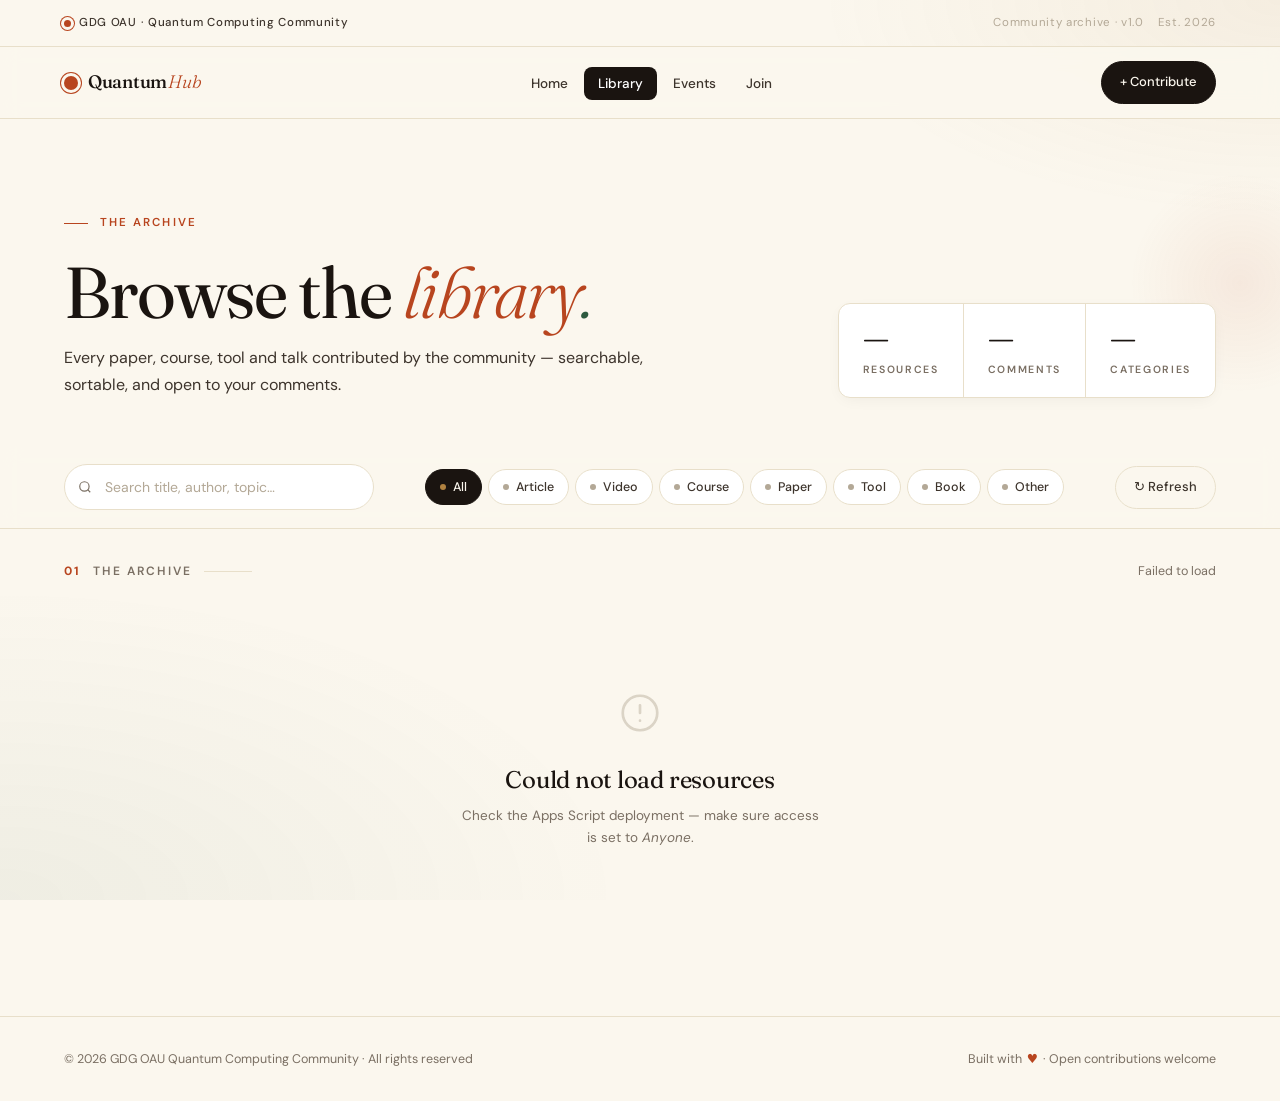
<file: library.html>
<!DOCTYPE html>
<html lang="en">
<head>
  <meta charset="UTF-8" />
  <meta name="viewport" content="width=device-width, initial-scale=1.0" />
  <title>Library · Quantum Resource Hub</title>
  <meta name="description" content="The full library of quantum computing resources — curated by the GDG OAU Quantum Computing Community." />

  <link rel="preconnect" href="https://fonts.googleapis.com">
  <link rel="preconnect" href="https://fonts.gstatic.com" crossorigin>
  <link
    href="https://fonts.googleapis.com/css2?family=DM+Sans:opsz,wght@9..40,300..700&family=Fraunces:ital,opsz,wght,SOFT@0,9..144,300..700,30..100;1,9..144,300..700,30..100&display=swap"
    rel="stylesheet">

  <link rel="stylesheet" href="css/styles.css" />
</head>
<body data-page="library">

<div class="page">

  <!-- ═══ TOP RIBBON ═══════════════════════════════ -->
  <div class="ribbon">
    <span class="ribbon-mark">GDG OAU · Quantum Computing Community</span>
    <span class="ribbon-meta">
      <span class="hide-sm"><span class="dot"></span> Community archive · v1.0</span>
      <span>Est. 2026</span>
    </span>
  </div>

  <!-- ═══ PRIMARY NAV ══════════════════════════════ -->
  <nav class="primary-nav" aria-label="Primary">
    <a class="brand" href="index.html">
      <span class="brand-mark" aria-hidden="true"></span>
      <span class="brand-name">Quantum<span class="brand-name-it">Hub</span></span>
    </a>
    <ul class="nav-links">
      <li><a class="nav-link" href="index.html">Home</a></li>
      <li><a class="nav-link active" href="library.html">Library</a></li>
      <li><a class="nav-link" href="index.html#events">Events</a></li>
      <li><a class="nav-link" href="index.html#join">Join</a></li>
    </ul>
    <button class="btn btn-primary nav-cta" id="openAddBtn">+ Contribute</button>
  </nav>

  <!-- ═══ LIBRARY HEADER ═══════════════════════════ -->
  <header class="library-header">
    <div class="reveal in">
      <div class="eyebrow">The Archive</div>
      <h1 class="library-title">
        Browse the <span class="it">library</span><span class="amp">.</span>
      </h1>
      <p class="library-lede">
        Every paper, course, tool and talk contributed by the community —
        searchable, sortable, and open to your comments.
      </p>
    </div>

    <div class="stats stats-compact reveal delay-2" role="group" aria-label="Archive statistics">
      <div class="stat"><div class="stat-num" id="stat-total">—</div><div class="stat-label">Resources</div></div>
      <div class="stat"><div class="stat-num" id="stat-comments">—</div><div class="stat-label">Comments</div></div>
      <div class="stat"><div class="stat-num" id="stat-cats">—</div><div class="stat-label">Categories</div></div>
    </div>
  </header>

  <!-- ═══ ACTION BAR ═══════════════════════════════ -->
  <div class="actionbar">
    <div class="search">
      <svg width="14" height="14" viewBox="0 0 24 24" fill="none" stroke="currentColor" stroke-width="2"><circle cx="11" cy="11" r="8"/><path d="m21 21-4.35-4.35"/></svg>
      <input type="text" id="searchInput" placeholder="Search title, author, topic…" aria-label="Search resources" />
    </div>

    <div class="chips" id="filterChips" role="group" aria-label="Filter by category">
      <button class="chip active" data-filter="All">All</button>
      <button class="chip" data-filter="Article">Article</button>
      <button class="chip" data-filter="Video">Video</button>
      <button class="chip" data-filter="Course">Course</button>
      <button class="chip" data-filter="Paper">Paper</button>
      <button class="chip" data-filter="Tool">Tool</button>
      <button class="chip" data-filter="Book">Book</button>
      <button class="chip" data-filter="Other">Other</button>
    </div>

    <div style="display:flex; gap:10px;">
      <button class="btn btn-ghost" id="refreshBtn" title="Reload archive">↻ Refresh</button>
    </div>
  </div>

  <!-- ═══ RESULTS ══════════════════════════════════ -->
  <section>
    <div class="results-header">
      <div class="section-num"><strong>01</strong> The Archive</div>
      <div class="results-count" id="resultsCount">Loading…</div>
    </div>
    <div class="grid" id="grid"></div>
  </section>

  <!-- ═══ COLOPHON ═════════════════════════════════ -->
  <footer class="colophon">
    <span>© <span id="year">2026</span> GDG OAU Quantum Computing Community · All rights reserved</span>
    <span>Built with <span class="heart" aria-label="love">♥</span> · Open contributions welcome</span>
  </footer>

</div><!-- /.page -->


<!-- ═══ ADD MODAL ══════════════════════════════════ -->
<div class="overlay" id="addOverlay" role="dialog" aria-modal="true" aria-labelledby="addModalTitle">
  <div class="modal">
    <div class="modal-head">
      <div class="modal-eyebrow">Contribute</div>
      <h2 class="modal-title" id="addModalTitle">Add a resource <em>to the archive</em></h2>
      <button class="modal-close" data-close="addOverlay" aria-label="Close">✕</button>
    </div>

    <div class="modal-body">
      <div class="field">
        <label for="f-title">Title <span class="req">*</span></label>
        <input type="text" id="f-title" placeholder="e.g. IBM Quantum Learning Path" />
      </div>

      <div class="field">
        <label for="f-url">URL / Link <span class="req">*</span></label>
        <input type="url" id="f-url" placeholder="https://…" />
      </div>

      <div class="field-row">
        <div class="field">
          <label for="f-cat">Category <span class="req">*</span></label>
          <select id="f-cat">
            <option value="">— Select —</option>
            <option>Article</option>
            <option>Video</option>
            <option>Course</option>
            <option>Paper</option>
            <option>Tool</option>
            <option>Book</option>
            <option>Other</option>
          </select>
        </div>
        <div class="field">
          <label for="f-name">Your name</label>
          <input type="text" id="f-name" placeholder="Anonymous" />
        </div>
      </div>

      <div class="field">
        <label for="f-desc">Description</label>
        <textarea id="f-desc" placeholder="What does this resource cover and why is it worth reading?"></textarea>
      </div>

      <button class="submit-btn" id="addSubmitBtn">→ Submit Resource</button>
    </div>
  </div>
</div>


<!-- ═══ RESOURCE DETAIL MODAL ══════════════════════ -->
<div class="overlay" id="detailOverlay" role="dialog" aria-modal="true" aria-labelledby="detailTitle">
  <div class="modal modal-lg">
    <button class="modal-close" data-close="detailOverlay" aria-label="Close">✕</button>

    <div class="detail">
      <div class="detail-head">
        <span class="detail-num" id="dNum">№ 001</span>
        <span class="detail-cat" id="dCat">Other</span>
      </div>

      <h2 class="detail-title" id="detailTitle">—</h2>

      <div class="detail-meta" id="dMeta"></div>

      <p class="detail-desc" id="dDesc"></p>

      <a class="detail-open" id="dOpen" href="#" target="_blank" rel="noopener">
        <span>Open resource</span>
        <svg width="14" height="14" viewBox="0 0 24 24" fill="none" stroke="currentColor" stroke-width="2" stroke-linecap="round" stroke-linejoin="round"><path d="M7 17L17 7M9 7h8v8"/></svg>
      </a>
    </div>

    <hr class="divider" />

    <div class="detail-notes">
      <div class="notes-header">
        <span class="section-tag">Community Comments</span>
        <span class="notes-count" id="dNoteCount">0</span>
      </div>

      <div class="comments-list" id="commentsList"></div>

      <hr class="divider divider-soft" />

      <div class="section-tag">Leave a Comment</div>

      <div class="field">
        <label for="c-name">Your name</label>
        <input type="text" id="c-name" placeholder="Anonymous" />
      </div>
      <div class="field">
        <label for="c-text">Comment <span class="req">*</span></label>
        <textarea id="c-text" placeholder="e.g. Link is dead — try this mirror instead: https://…"></textarea>
      </div>

      <button class="submit-btn" id="commentSubmitBtn">Post Comment</button>
    </div>
  </div>
</div>


<!-- ═══ TOAST ═════════════════════════════════════ -->
<div class="toast" id="toast" role="status" aria-live="polite">
  <span class="toast-icon" id="toastIcon">✓</span>
  <span id="toastMsg">Done.</span>
</div>


<!-- ═══ SCRIPTS — order matters: utils → api → ui → app ═══ -->
<script src="js/utils.js"></script>
<script src="js/api.js"></script>
<script src="js/ui.js"></script>
<script src="js/reveal.js"></script>
<script src="js/app.js"></script>

</body>
</html>
</file>
<file: css/styles.css>
/* ================================================
   QUANTUM RESOURCE HUB — STYLES
   GDG OAU · Quantum Computing Community
   Aesthetic: warm scholarly library, animated, refined color
   ================================================ */

/* ── DESIGN TOKENS ─────────────────────────────── */
:root {
  /* Surfaces — warm parchment */
  --bg:           #fbf7ee;
  --bg-deep:      #f4ecdb;
  --surface:      #ffffff;
  --surface-warm: #f7f1e1;

  /* Ink */
  --ink:          #1a1410;
  --ink-soft:     #3d342c;
  --muted:        #7a6f63;
  --dim:          #b3a896;
  --line:         #e8dfca;
  --line-soft:    #f0e9d6;

  /* Library palette — used for categories and accents */
  --terracotta:   #b8451f;
  --terracotta-soft: #fde6d8;
  --moss:         #2d5a3f;
  --moss-soft:    #dceae0;
  --navy:         #1e3a5f;
  --navy-soft:    #dde6f0;
  --gold:         #b08240;
  --gold-soft:    #f5e9d0;
  --plum:         #6b2470;
  --plum-soft:    #ecd9ee;
  --rose:         #9b2545;
  --rose-soft:    #f5d9e0;

  /* Primary accent — deep terracotta (book-spine) */
  --accent:       var(--terracotta);
  --accent-soft:  var(--terracotta-soft);
  --accent-deep:  #7c2d12;

  /* Type */
  --serif:  'Fraunces', 'Iowan Old Style', Georgia, serif;
  --sans:   'DM Sans', 'Inter', system-ui, -apple-system, sans-serif;

  /* Geometry */
  --radius-sm:  6px;
  --radius:     12px;
  --radius-lg:  18px;
  --radius-xl:  24px;
  --pad-x:      clamp(20px, 5vw, 64px);

  /* Motion */
  --ease:       cubic-bezier(0.4, 0, 0.15, 1);
  --ease-out:   cubic-bezier(0.16, 1, 0.3, 1);
  --fast:       0.18s var(--ease);
  --slow:       0.4s var(--ease);
  --slower:     0.7s var(--ease-out);
}

/* ── RESET ─────────────────────────────────────── */
*, *::before, *::after { box-sizing: border-box; margin: 0; padding: 0; }
html { scroll-behavior: smooth; }
button { font: inherit; color: inherit; background: none; border: none; cursor: pointer; }
a { color: inherit; text-decoration: none; }
img { max-width: 100%; display: block; }
input, select, textarea { font: inherit; color: inherit; }

/* ── BODY ──────────────────────────────────────── */
body {
  background: var(--bg);
  color: var(--ink);
  font-family: var(--sans);
  font-size: 15px;
  line-height: 1.6;
  min-height: 100vh;
  overflow-x: hidden;
  -webkit-font-smoothing: antialiased;
  text-rendering: optimizeLegibility;
}

/* Soft warm gradient wash for atmosphere */
body::before {
  content: '';
  position: fixed;
  inset: 0;
  background:
    radial-gradient(ellipse 60% 40% at 100% 0%, rgba(176, 130, 64, 0.08), transparent 60%),
    radial-gradient(ellipse 70% 50% at 0% 100%, rgba(45, 90, 63, 0.06), transparent 70%);
  pointer-events: none;
  z-index: 0;
}

/* ── LAYOUT ────────────────────────────────────── */
.page { position: relative; z-index: 1; max-width: 1320px; margin: 0 auto; }

/* ── SCROLL REVEAL ─────────────────────────────── */
.reveal {
  opacity: 0;
  transform: translateY(20px);
  transition: opacity 0.7s var(--ease-out), transform 0.7s var(--ease-out);
}
.reveal.in {
  opacity: 1;
  transform: translateY(0);
}
.reveal.delay-1 { transition-delay: 0.08s; }
.reveal.delay-2 { transition-delay: 0.16s; }
.reveal.delay-3 { transition-delay: 0.24s; }
.reveal.delay-4 { transition-delay: 0.32s; }

@media (prefers-reduced-motion: reduce) {
  .reveal { opacity: 1; transform: none; transition: none; }
}

/* ── TOP RIBBON ────────────────────────────────── */
.ribbon {
  padding: 14px var(--pad-x);
  display: flex;
  justify-content: space-between;
  align-items: center;
  font-size: 11.5px;
  letter-spacing: 0.06em;
  color: var(--muted);
  font-weight: 400;
}

.ribbon-mark {
  display: inline-flex;
  align-items: center;
  gap: 8px;
  color: var(--ink-soft);
  font-weight: 500;
}

.ribbon-mark::before {
  content: '';
  width: 7px;
  height: 7px;
  border-radius: 50%;
  background: var(--accent);
  box-shadow: 0 0 0 3px var(--bg), 0 0 0 4px var(--accent);
}

.ribbon-meta { display: flex; gap: 14px; align-items: center; color: var(--dim); }
.ribbon-meta .dot { width: 3px; height: 3px; border-radius: 50%; background: var(--moss); }

/* ── PRIMARY NAV ───────────────────────────────── */
.primary-nav {
  padding: 14px var(--pad-x);
  display: flex;
  align-items: center;
  gap: 24px;
  border-top: 1px solid var(--line);
  border-bottom: 1px solid var(--line);
  background: rgba(251, 247, 238, 0.88);
  backdrop-filter: blur(10px);
  -webkit-backdrop-filter: blur(10px);
  position: sticky;
  top: 0;
  z-index: 60;
}

.brand {
  display: inline-flex;
  align-items: center;
  gap: 10px;
  font-family: var(--serif);
  font-weight: 500;
  font-size: 18px;
  letter-spacing: -0.015em;
  color: var(--ink);
  flex: 0 0 auto;
}

.brand-mark {
  width: 14px;
  height: 14px;
  border-radius: 50%;
  background: var(--accent);
  display: inline-block;
  box-shadow: 0 0 0 3px var(--bg), 0 0 0 4px var(--accent);
  animation: pulseRing 3s ease-in-out infinite;
}

@keyframes pulseRing {
  0%, 100% { box-shadow: 0 0 0 3px var(--bg), 0 0 0 4px var(--accent); }
  50%      { box-shadow: 0 0 0 3px var(--bg), 0 0 0 6px rgba(184, 69, 31, 0.3); }
}

.brand-name-it {
  font-style: italic;
  font-weight: 300;
  color: var(--accent);
  margin-left: 1px;
}

.nav-links {
  list-style: none;
  display: flex;
  gap: 2px;
  margin: 0 auto;
  padding: 0;
}

.nav-link {
  font-size: 13.5px;
  font-weight: 500;
  color: var(--ink-soft);
  padding: 8px 14px;
  border-radius: 8px;
  transition: color var(--fast), background var(--fast);
  position: relative;
}

.nav-link:hover { color: var(--ink); background: var(--surface-warm); }

.nav-link.active {
  color: var(--surface);
  background: var(--ink);
}

.nav-cta { flex: 0 0 auto; }

@media (max-width: 720px) {
  .primary-nav { gap: 12px; flex-wrap: wrap; }
  .nav-links { order: 3; width: 100%; justify-content: center; margin: 0; }
  .nav-cta { margin-left: auto; }
}

/* ── HERO / MASTHEAD ───────────────────────────── */
.masthead {
  padding: clamp(56px, 8vw, 100px) var(--pad-x) clamp(48px, 6vw, 72px);
  display: grid;
  grid-template-columns: minmax(0, 1.3fr) minmax(0, 1fr);
  gap: clamp(28px, 5vw, 72px);
  align-items: center;
  position: relative;
}

.eyebrow {
  font-size: 11.5px;
  letter-spacing: 0.18em;
  text-transform: uppercase;
  color: var(--accent);
  font-weight: 600;
  display: inline-flex;
  align-items: center;
  gap: 12px;
  margin-bottom: 24px;
}

.eyebrow::before {
  content: '';
  width: 24px;
  height: 1.5px;
  background: var(--accent);
}

.headline {
  font-family: var(--serif);
  font-weight: 400;
  font-size: clamp(48px, 8vw, 100px);
  line-height: 0.98;
  letter-spacing: -0.03em;
  color: var(--ink);
}

.headline .it {
  font-style: italic;
  font-weight: 300;
  color: var(--accent);
}

.headline .amp {
  font-style: italic;
  color: var(--moss);
  font-weight: 300;
}

.lede {
  margin-top: 28px;
  font-family: var(--sans);
  font-size: clamp(15px, 1.4vw, 17px);
  font-weight: 400;
  line-height: 1.65;
  color: var(--ink-soft);
  max-width: 56ch;
}

.lede strong {
  font-weight: 600;
  color: var(--ink);
  background: linear-gradient(transparent 65%, rgba(176, 130, 64, 0.28) 65%);
  padding: 0 2px;
}

/* Hero illustration column */
.masthead-aside {
  display: flex;
  flex-direction: column;
  gap: 28px;
  align-items: center;
}

.hero-art {
  width: 100%;
  max-width: 420px;
  aspect-ratio: 1;
  position: relative;
  display: flex;
  align-items: center;
  justify-content: center;
}

.hero-art svg {
  width: 100%;
  height: 100%;
  display: block;
  filter: drop-shadow(0 12px 32px rgba(184, 69, 31, 0.15));
}

/* Animated atomic illustration */
.atom-ring,
.atom-electron {
  transform-box: view-box;
  transform-origin: 200px 200px;
}

.atom-ring   { animation: atomSpin 22s linear infinite; }
.atom-ring.r2 { animation-duration: 32s; animation-direction: reverse; }
.atom-ring.r3 { animation-duration: 42s; }

.atom-electron    { animation: electronOrbit 5s linear infinite; }
.atom-electron.e2 { animation-duration: 7s; animation-delay: -1.2s; }
.atom-electron.e3 { animation-duration: 9s; animation-delay: -3.5s; }

.atom-core {
  animation: corePulse 3.5s ease-in-out infinite;
  transform-box: fill-box;
  transform-origin: center;
}

@keyframes atomSpin { to { transform: rotate(360deg); } }
@keyframes electronOrbit { to { transform: rotate(360deg); } }
@keyframes corePulse {
  0%, 100% { transform: scale(1); opacity: 1; }
  50%      { transform: scale(1.1); opacity: 0.85; }
}

.orbital { display: none; }

.stats {
  display: flex;
  gap: 0;
  border: 1px solid var(--line);
  border-radius: var(--radius);
  background: var(--surface);
  overflow: hidden;
  box-shadow: 0 4px 16px -4px rgba(26, 20, 16, 0.06);
}

.stat {
  padding: 18px 24px;
  min-width: 96px;
  text-align: left;
  border-right: 1px solid var(--line);
  transition: background var(--fast);
}
.stat:last-child { border-right: none; }
.stat:hover { background: var(--surface-warm); }

.stat-num {
  font-family: var(--serif);
  font-weight: 500;
  font-size: 32px;
  line-height: 1;
  color: var(--ink);
  letter-spacing: -0.02em;
  font-variant-numeric: tabular-nums;
}

.stat-label {
  font-size: 10.5px;
  letter-spacing: 0.16em;
  text-transform: uppercase;
  color: var(--muted);
  margin-top: 8px;
  font-weight: 600;
}

/* ── HERO CTAs ─────────────────────────────────── */
.hero-ctas {
  margin-top: 36px;
  display: flex;
  flex-wrap: wrap;
  gap: 12px;
}

.btn-lg {
  padding: 13px 22px;
  font-size: 14px;
  letter-spacing: 0;
}

/* ── CATEGORIES STRIP ──────────────────────────── */
.categories {
  padding: clamp(40px, 5vw, 64px) var(--pad-x);
  border-top: 1px solid var(--line);
  background: linear-gradient(180deg, transparent, var(--bg-deep) 100%);
}

.cat-grid {
  display: grid;
  grid-template-columns: repeat(auto-fit, minmax(160px, 1fr));
  gap: 12px;
  margin-top: 24px;
}

.cat-tile {
  background: var(--surface);
  border: 1px solid var(--line);
  border-radius: var(--radius);
  padding: 22px 20px;
  display: flex;
  flex-direction: column;
  gap: 10px;
  transition: transform var(--fast), border-color var(--fast), box-shadow var(--slow);
  cursor: pointer;
  position: relative;
  overflow: hidden;
}

.cat-tile::before {
  content: '';
  position: absolute;
  top: 0; left: 0; right: 0;
  height: 3px;
  background: var(--cat-color, var(--accent));
  transform: translateY(-3px);
  transition: transform var(--fast);
}

.cat-tile:hover {
  transform: translateY(-3px);
  border-color: var(--cat-color, var(--accent));
  box-shadow: 0 12px 28px -8px rgba(26, 20, 16, 0.12);
}

.cat-tile:hover::before { transform: translateY(0); }

.cat-icon {
  width: 36px;
  height: 36px;
  border-radius: 10px;
  background: var(--cat-soft, var(--accent-soft));
  color: var(--cat-color, var(--accent));
  display: flex;
  align-items: center;
  justify-content: center;
}

.cat-icon svg { width: 18px; height: 18px; }

.cat-name {
  font-family: var(--serif);
  font-size: 18px;
  font-weight: 500;
  color: var(--ink);
  letter-spacing: -0.01em;
}

.cat-meta {
  font-size: 11.5px;
  color: var(--muted);
  letter-spacing: 0.04em;
}

.cat-tile.t-article { --cat-color: var(--navy); --cat-soft: var(--navy-soft); }
.cat-tile.t-video   { --cat-color: var(--terracotta); --cat-soft: var(--terracotta-soft); }
.cat-tile.t-course  { --cat-color: var(--moss); --cat-soft: var(--moss-soft); }
.cat-tile.t-paper   { --cat-color: var(--ink); --cat-soft: var(--surface-warm); }
.cat-tile.t-tool    { --cat-color: var(--plum); --cat-soft: var(--plum-soft); }
.cat-tile.t-book    { --cat-color: var(--gold); --cat-soft: var(--gold-soft); }

/* ── LIBRARY HEADER ────────────────────────────── */
.library-header {
  padding: clamp(48px, 7vw, 88px) var(--pad-x) clamp(32px, 4vw, 48px);
  display: grid;
  grid-template-columns: minmax(0, 1.4fr) minmax(0, 1fr);
  gap: clamp(24px, 4vw, 48px);
  align-items: end;
  position: relative;
  overflow: hidden;
}

/* Decorative book-stack illustration on library page header */
.library-header::after {
  content: '';
  position: absolute;
  top: 50%;
  right: -80px;
  width: 240px;
  height: 240px;
  border-radius: 50%;
  background: radial-gradient(circle, rgba(184, 69, 31, 0.08), transparent 65%);
  transform: translateY(-50%);
  z-index: -1;
}

.library-title {
  font-family: var(--serif);
  font-weight: 400;
  font-size: clamp(40px, 6vw, 72px);
  line-height: 0.98;
  letter-spacing: -0.025em;
  color: var(--ink);
}

.library-title .it { font-style: italic; font-weight: 300; color: var(--accent); }
.library-title .amp { font-style: italic; color: var(--moss); font-weight: 300; }

.library-lede {
  margin-top: 18px;
  font-family: var(--sans);
  font-size: clamp(14.5px, 1.3vw, 16px);
  font-weight: 400;
  line-height: 1.65;
  color: var(--ink-soft);
  max-width: 56ch;
}

.stats-compact { justify-self: end; }

@media (max-width: 880px) {
  .library-header { grid-template-columns: 1fr; gap: 28px; align-items: start; }
  .stats-compact { justify-self: start; }
}

/* ── FEATURED ──────────────────────────────────── */
.featured {
  padding: clamp(56px, 7vw, 88px) var(--pad-x) 24px;
  border-top: 1px solid var(--line);
}

.section-head {
  display: flex;
  justify-content: space-between;
  align-items: baseline;
  gap: 16px;
  margin-bottom: 32px;
}

.section-cta {
  font-size: 13px;
  font-weight: 600;
  color: var(--accent);
  display: inline-flex;
  align-items: center;
  gap: 6px;
  transition: gap var(--fast), color var(--fast);
}
.section-cta:hover { gap: 10px; color: var(--accent-deep); }
.section-cta .arrow { transition: transform var(--fast); }
.section-cta:hover .arrow { transform: translateX(2px); }

.featured-grid {
  display: grid;
  grid-template-columns: repeat(auto-fill, minmax(310px, 1fr));
  gap: 16px;
}

/* ── EVENTS ────────────────────────────────────── */
.events {
  padding: clamp(56px, 8vw, 96px) var(--pad-x);
  border-top: 1px solid var(--line);
  margin-top: clamp(40px, 6vw, 72px);
  background: linear-gradient(180deg, var(--bg-deep) 0%, var(--bg) 100%);
}

.events-grid {
  display: grid;
  grid-template-columns: repeat(auto-fit, minmax(280px, 1fr));
  gap: 18px;
  margin-top: 32px;
}

.event-card {
  background: var(--surface);
  border: 1px solid var(--line);
  border-radius: var(--radius-lg);
  overflow: hidden;
  display: flex;
  flex-direction: column;
  transition: transform var(--slow), box-shadow var(--slow);
  position: relative;
}

.event-card:hover {
  transform: translateY(-4px);
  box-shadow: 0 18px 40px -12px rgba(26, 20, 16, 0.18);
}

.event-image {
  height: 160px;
  background: var(--surface-warm);
  position: relative;
  overflow: hidden;
}

.event-image img {
  width: 100%;
  height: 100%;
  object-fit: cover;
  transition: transform 0.6s var(--ease-out);
}

.event-card:hover .event-image img { transform: scale(1.06); }

.event-image::after {
  content: '';
  position: absolute;
  inset: 0;
  background: linear-gradient(180deg, transparent 50%, rgba(26, 20, 16, 0.45));
}

.event-date {
  position: absolute;
  top: 14px;
  left: 14px;
  background: var(--surface);
  border-radius: 8px;
  padding: 6px 10px;
  display: flex;
  flex-direction: column;
  align-items: center;
  min-width: 48px;
  box-shadow: 0 4px 12px -2px rgba(26, 20, 16, 0.18);
  z-index: 2;
}

.event-day {
  font-family: var(--serif);
  font-weight: 500;
  font-size: 20px;
  line-height: 1;
  color: var(--ink);
}

.event-month {
  font-size: 9.5px;
  letter-spacing: 0.14em;
  text-transform: uppercase;
  color: var(--accent);
  font-weight: 700;
  margin-top: 2px;
}

.event-tag {
  position: absolute;
  bottom: 14px;
  left: 14px;
  background: rgba(251, 247, 238, 0.95);
  color: var(--ink);
  padding: 4px 10px;
  border-radius: 100px;
  font-size: 10.5px;
  letter-spacing: 0.1em;
  text-transform: uppercase;
  font-weight: 600;
  z-index: 2;
}

.event-body {
  padding: 22px 22px 24px;
  display: flex;
  flex-direction: column;
  gap: 10px;
  flex: 1;
}

.event-title {
  font-family: var(--serif);
  font-weight: 500;
  font-size: 20px;
  line-height: 1.25;
  letter-spacing: -0.01em;
  color: var(--ink);
}

.event-meta {
  font-size: 12px;
  color: var(--muted);
  display: flex;
  gap: 8px;
  align-items: center;
  flex-wrap: wrap;
}
.event-meta .sep { width: 3px; height: 3px; border-radius: 50%; background: var(--dim); }

.event-desc {
  font-size: 13.5px;
  line-height: 1.55;
  color: var(--ink-soft);
}

.event-foot {
  margin-top: auto;
  padding-top: 14px;
  display: flex;
  justify-content: space-between;
  align-items: center;
  gap: 10px;
}

.event-cta {
  font-size: 12.5px;
  font-weight: 600;
  color: var(--accent);
  display: inline-flex;
  align-items: center;
  gap: 6px;
  transition: gap var(--fast);
}
.event-cta:hover { gap: 9px; }

.event-status {
  font-size: 11px;
  letter-spacing: 0.08em;
  text-transform: uppercase;
  color: var(--muted);
  font-weight: 600;
  padding: 3px 9px;
  border-radius: 100px;
  background: var(--surface-warm);
  border: 1px solid var(--line);
}

.event-status.upcoming { color: var(--moss); background: var(--moss-soft); border-color: rgba(45, 90, 63, 0.2); }

/* ── COMMUNITY (Single Join card) ──────────────── */
.community {
  padding: clamp(56px, 8vw, 96px) var(--pad-x);
  border-top: 1px solid var(--line);
}

.community-grid {
  display: grid;
  grid-template-columns: minmax(0, 1fr);
  gap: 24px;
  max-width: 720px;
  margin: 0 auto;
}

.cs-card {
  background: var(--surface);
  border: 1px solid var(--line);
  border-radius: var(--radius-xl);
  padding: 44px 44px 40px;
  position: relative;
  overflow: hidden;
  scroll-margin-top: 100px;
  box-shadow: 0 12px 32px -16px rgba(26, 20, 16, 0.12);
}

.cs-card::before {
  content: '';
  position: absolute;
  top: 0;
  left: 0;
  right: 0;
  height: 4px;
  background: linear-gradient(90deg, var(--accent), var(--gold), var(--moss));
}

.cs-tag {
  display: inline-block;
  font-size: 10.5px;
  letter-spacing: 0.18em;
  text-transform: uppercase;
  font-weight: 700;
  color: var(--accent);
  background: var(--accent-soft);
  border: 1px solid rgba(184, 69, 31, 0.2);
  padding: 5px 11px;
  border-radius: 100px;
  margin-bottom: 20px;
}

.cs-title {
  font-family: var(--serif);
  font-weight: 400;
  font-size: clamp(32px, 4.5vw, 44px);
  line-height: 1.05;
  letter-spacing: -0.02em;
  color: var(--ink);
  margin: 8px 0 14px;
}

.cs-title em { font-style: italic; font-weight: 300; color: var(--accent); }

.cs-desc {
  font-family: var(--sans);
  font-size: 15px;
  font-weight: 400;
  line-height: 1.65;
  color: var(--ink-soft);
  margin-bottom: 28px;
  max-width: 52ch;
}

.cs-form .field input:disabled,
.cs-form .field textarea:disabled {
  opacity: 0.6;
  cursor: not-allowed;
  background: var(--bg);
}

.cs-form .submit-btn:disabled {
  background: var(--muted);
  opacity: 0.7;
  cursor: not-allowed;
}

@media (max-width: 640px) {
  .cs-card { padding: 32px 26px 28px; }
}

/* ── ACTION BAR ────────────────────────────────── */
.actionbar {
  padding: 18px var(--pad-x);
  display: flex;
  flex-wrap: wrap;
  gap: 12px 16px;
  align-items: center;
  justify-content: space-between;
  border-bottom: 1px solid var(--line);
  background: rgba(251, 247, 238, 0.88);
  backdrop-filter: blur(10px);
  -webkit-backdrop-filter: blur(10px);
  position: sticky;
  top: 53px;
  z-index: 50;
}

.search {
  position: relative;
  flex: 1 1 240px;
  max-width: 380px;
}

.search svg {
  position: absolute;
  left: 14px;
  top: 50%;
  transform: translateY(-50%);
  color: var(--muted);
  pointer-events: none;
}

.search input {
  width: 100%;
  background: var(--surface);
  border: 1px solid var(--line);
  border-radius: 100px;
  padding: 11px 16px 11px 40px;
  font-size: 14px;
  outline: none;
  transition: border-color var(--fast), box-shadow var(--fast);
}

.search input::placeholder { color: var(--dim); }

.search input:focus {
  border-color: var(--accent);
  box-shadow: 0 0 0 3px var(--accent-soft);
}

.chips {
  display: flex;
  flex-wrap: wrap;
  gap: 6px;
  flex: 1 1 auto;
  justify-content: center;
}

.chip {
  font-size: 12.5px;
  padding: 7px 14px;
  border-radius: 100px;
  border: 1px solid var(--line);
  color: var(--ink-soft);
  background: var(--surface);
  transition: all var(--fast);
  display: inline-flex;
  align-items: center;
  gap: 7px;
  font-weight: 500;
}

.chip::before {
  content: '';
  width: 6px;
  height: 6px;
  border-radius: 50%;
  background: var(--dim);
  transition: background var(--fast);
}

.chip:hover { border-color: var(--ink); color: var(--ink); }
.chip:hover::before { background: var(--accent); }

.chip.active {
  background: var(--ink);
  color: var(--bg);
  border-color: var(--ink);
}

.chip.active::before { background: var(--gold); }

.btn {
  font-size: 13px;
  font-weight: 500;
  padding: 10px 18px;
  border-radius: 100px;
  display: inline-flex;
  align-items: center;
  gap: 8px;
  transition: all var(--fast);
  white-space: nowrap;
}

.btn-primary {
  background: var(--ink);
  color: var(--bg);
  border: 1px solid var(--ink);
}

.btn-primary:hover {
  background: var(--accent);
  border-color: var(--accent);
  transform: translateY(-1px);
  box-shadow: 0 8px 20px -6px rgba(184, 69, 31, 0.4);
}

.btn-ghost {
  background: transparent;
  color: var(--ink-soft);
  border: 1px solid var(--line);
}

.btn-ghost:hover { border-color: var(--ink); color: var(--ink); background: var(--surface); }

/* ── RESULTS HEADER ─────────────────────────────── */
.results-header {
  padding: 32px var(--pad-x) 16px;
  display: flex;
  justify-content: space-between;
  align-items: baseline;
  gap: 16px;
}

.section-num {
  font-size: 12px;
  letter-spacing: 0.18em;
  text-transform: uppercase;
  color: var(--muted);
  display: inline-flex;
  align-items: center;
  gap: 12px;
  font-weight: 600;
}

.section-num strong { color: var(--accent); font-weight: 700; }

.section-num::after {
  content: '';
  width: 48px;
  height: 1px;
  background: var(--line);
}

.results-count {
  font-size: 12.5px;
  color: var(--muted);
}

/* ── GRID ──────────────────────────────────────── */
.grid {
  padding: 12px var(--pad-x) 88px;
  display: grid;
  grid-template-columns: repeat(auto-fill, minmax(310px, 1fr));
  gap: 16px;
}

/* ── CARD ──────────────────────────────────────── */
.card {
  background: var(--surface);
  border: 1px solid var(--line);
  border-radius: var(--radius);
  padding: 24px 24px 20px;
  display: flex;
  flex-direction: column;
  gap: 14px;
  position: relative;
  overflow: hidden;
  cursor: pointer;
  transition: border-color var(--fast), transform var(--slow), box-shadow var(--slow);
  animation: cardIn 0.6s var(--ease-out) both;
}

@keyframes cardIn {
  from { opacity: 0; transform: translateY(12px); }
  to   { opacity: 1; transform: translateY(0); }
}

/* Left color bar by category */
.card::before {
  content: '';
  position: absolute;
  top: 0;
  left: 0;
  bottom: 0;
  width: 3px;
  background: var(--cat-color, var(--dim));
  transition: width var(--fast);
}

.card:hover {
  border-color: var(--cat-color, var(--ink));
  transform: translateY(-3px);
  box-shadow: 0 16px 36px -10px rgba(26, 20, 16, 0.16);
}

.card:hover::before { width: 5px; }

.card-head {
  display: flex;
  justify-content: space-between;
  align-items: center;
  gap: 10px;
}

.card-num {
  font-size: 11px;
  color: var(--muted);
  letter-spacing: 0.1em;
  font-weight: 500;
  font-variant-numeric: tabular-nums;
}

.card-cat {
  font-size: 10.5px;
  letter-spacing: 0.14em;
  text-transform: uppercase;
  color: var(--cat-color, var(--ink));
  display: inline-flex;
  align-items: center;
  gap: 7px;
  font-weight: 700;
}

.card-cat::before {
  content: '';
  width: 7px;
  height: 7px;
  border-radius: 50%;
  background: var(--cat-color, var(--dim));
}

.card-title {
  font-family: var(--serif);
  font-weight: 500;
  font-size: 21px;
  line-height: 1.22;
  letter-spacing: -0.01em;
  color: var(--ink);
  display: -webkit-box;
  -webkit-line-clamp: 3;
  -webkit-box-orient: vertical;
  overflow: hidden;
}

.card-desc {
  font-size: 13.5px;
  line-height: 1.55;
  color: var(--ink-soft);
  display: -webkit-box;
  -webkit-line-clamp: 3;
  -webkit-box-orient: vertical;
  overflow: hidden;
}

.card-meta {
  font-size: 12px;
  color: var(--muted);
  display: flex;
  gap: 8px;
  align-items: center;
  margin-top: auto;
}

.card-meta .sep { width: 3px; height: 3px; border-radius: 50%; background: var(--dim); }

.card-foot {
  display: flex;
  justify-content: space-between;
  align-items: center;
  padding-top: 14px;
  margin-top: 4px;
  border-top: 1px solid var(--line-soft);
  gap: 10px;
}

.card-link {
  font-size: 12.5px;
  color: var(--accent);
  font-weight: 600;
  display: inline-flex;
  align-items: center;
  gap: 6px;
  transition: gap var(--fast);
}

.card-link:hover { gap: 9px; }
.card-link svg { transition: transform var(--fast); }
.card-link:hover svg { transform: translateX(2px); }

.card-comments {
  font-size: 12px;
  color: var(--muted);
  display: inline-flex;
  align-items: center;
  gap: 6px;
  padding: 5px 11px;
  border-radius: 100px;
  border: 1px solid var(--line);
  background: var(--bg);
  transition: all var(--fast);
  font-weight: 500;
}

.card-comments:hover {
  border-color: var(--ink);
  color: var(--ink);
  background: var(--surface-warm);
}

.card-comments strong { color: var(--ink); font-weight: 700; }

/* Category color modifiers — restored, library palette */
.cat-article { --cat-color: var(--navy); }
.cat-video   { --cat-color: var(--terracotta); }
.cat-course  { --cat-color: var(--moss); }
.cat-paper   { --cat-color: var(--ink); }
.cat-tool    { --cat-color: var(--plum); }
.cat-book    { --cat-color: var(--gold); }
.cat-other   { --cat-color: var(--rose); }

/* ── EMPTY / LOADING ───────────────────────────── */
.state-block {
  grid-column: 1 / -1;
  text-align: center;
  padding: 80px 24px;
  color: var(--muted);
}

.state-block svg { margin-bottom: 18px; opacity: 0.45; color: var(--dim); }

.state-block h3 {
  font-family: var(--serif);
  font-weight: 400;
  font-size: 24px;
  color: var(--ink);
  margin-bottom: 6px;
  letter-spacing: -0.01em;
}

.state-block p { font-size: 13.5px; max-width: 40ch; margin: 0 auto; }

.spinner {
  width: 22px;
  height: 22px;
  border: 2px solid var(--line);
  border-top-color: var(--accent);
  border-radius: 50%;
  animation: spin 0.8s linear infinite;
  display: inline-block;
  vertical-align: middle;
  margin-right: 12px;
}

@keyframes spin { to { transform: rotate(360deg); } }

/* ── FOOTER ────────────────────────────────────── */
.colophon {
  border-top: 1px solid var(--line);
  padding: 32px var(--pad-x);
  font-size: 12.5px;
  color: var(--muted);
  display: flex;
  justify-content: space-between;
  flex-wrap: wrap;
  gap: 12px;
}

.colophon .heart {
  color: var(--accent);
  display: inline-block;
  margin: 0 2px;
  animation: heartbeat 2.4s ease-in-out infinite;
  transform-origin: center;
}

@keyframes heartbeat {
  0%, 40%, 100% { transform: scale(1); }
  20%           { transform: scale(1.18); }
}

/* ── MODAL ─────────────────────────────────────── */
.overlay {
  position: fixed;
  inset: 0;
  background: rgba(26, 20, 16, 0.45);
  backdrop-filter: blur(6px);
  -webkit-backdrop-filter: blur(6px);
  z-index: 100;
  display: flex;
  align-items: center;
  justify-content: center;
  padding: 24px;
  opacity: 0;
  pointer-events: none;
  transition: opacity var(--slow);
}

.overlay.open { opacity: 1; pointer-events: auto; }

.modal {
  background: var(--surface);
  border-radius: var(--radius-lg);
  width: 100%;
  max-width: 540px;
  max-height: 90vh;
  overflow-y: auto;
  position: relative;
  transform: translateY(16px) scale(0.98);
  transition: transform var(--slow);
  box-shadow: 0 30px 80px -20px rgba(26, 20, 16, 0.3);
}

.modal-lg { max-width: 640px; }

.overlay.open .modal { transform: translateY(0) scale(1); }

.modal-head {
  padding: 32px 36px 22px;
  border-bottom: 1px solid var(--line);
  position: relative;
}

.modal-eyebrow {
  font-size: 11px;
  letter-spacing: 0.18em;
  text-transform: uppercase;
  color: var(--accent);
  margin-bottom: 8px;
  font-weight: 700;
}

.modal-title {
  font-family: var(--serif);
  font-weight: 400;
  font-size: 28px;
  letter-spacing: -0.02em;
  color: var(--ink);
  padding-right: 40px;
  line-height: 1.15;
}

.modal-title em { font-style: italic; color: var(--accent); font-weight: 300; }

.modal-close {
  position: absolute;
  top: 22px;
  right: 22px;
  width: 34px;
  height: 34px;
  border-radius: 50%;
  border: 1px solid var(--line);
  display: flex;
  align-items: center;
  justify-content: center;
  color: var(--muted);
  transition: all var(--fast);
  z-index: 5;
  background: var(--surface);
}

.modal-close:hover { border-color: var(--ink); color: var(--ink); transform: rotate(90deg); }

.modal-body { padding: 28px 36px 32px; }

/* ── RESOURCE DETAIL ───────────────────────────── */
.detail {
  padding: 36px 40px 28px;
  position: relative;
}

.detail::before {
  content: '';
  position: absolute;
  top: 0;
  left: 0;
  right: 0;
  height: 4px;
  background: var(--cat-color, var(--accent));
}

.detail-head {
  display: flex;
  justify-content: space-between;
  align-items: center;
  margin-bottom: 18px;
  gap: 12px;
  padding-right: 48px; /* clear the absolutely-positioned close button */
}

.detail-num {
  font-size: 11px;
  letter-spacing: 0.14em;
  color: var(--muted);
  font-weight: 600;
  font-variant-numeric: tabular-nums;
}

.detail-cat {
  font-size: 11px;
  letter-spacing: 0.16em;
  text-transform: uppercase;
  color: var(--cat-color, var(--ink));
  font-weight: 700;
  display: inline-flex;
  align-items: center;
  gap: 8px;
}

.detail-cat::before {
  content: '';
  width: 8px;
  height: 8px;
  border-radius: 50%;
  background: var(--cat-color, var(--ink));
}

.detail-title {
  font-family: var(--serif);
  font-weight: 400;
  font-size: clamp(28px, 4vw, 38px);
  line-height: 1.12;
  letter-spacing: -0.02em;
  color: var(--ink);
  margin-bottom: 14px;
  padding-right: 40px;
}

.detail-meta {
  font-size: 13px;
  color: var(--muted);
  display: flex;
  gap: 10px;
  align-items: center;
  flex-wrap: wrap;
  margin-bottom: 20px;
}

.detail-meta .sep { width: 3px; height: 3px; border-radius: 50%; background: var(--dim); }
.detail-meta .author { color: var(--ink-soft); font-weight: 600; }

.detail-desc {
  font-family: var(--serif);
  font-weight: 300;
  font-size: 16px;
  line-height: 1.65;
  color: var(--ink-soft);
  margin-bottom: 26px;
}
.detail-desc:empty { display: none; }

.detail-open {
  display: inline-flex;
  align-items: center;
  gap: 9px;
  background: var(--ink);
  color: var(--bg);
  padding: 11px 20px;
  border-radius: 100px;
  font-size: 13.5px;
  font-weight: 500;
  transition: all var(--fast);
}

.detail-open:hover {
  background: var(--accent);
  transform: translateY(-1px);
  box-shadow: 0 10px 24px -6px rgba(184, 69, 31, 0.4);
}

.detail-open svg { transition: transform var(--fast); }
.detail-open:hover svg { transform: translate(2px, -2px); }

/* ── FORMS ─────────────────────────────────────── */
.field { margin-bottom: 18px; }

.field label {
  display: block;
  font-size: 11.5px;
  letter-spacing: 0.14em;
  text-transform: uppercase;
  color: var(--muted);
  margin-bottom: 8px;
  font-weight: 700;
}

.field label .req { color: var(--accent); }

.field input,
.field select,
.field textarea {
  width: 100%;
  background: var(--bg);
  border: 1px solid var(--line);
  border-radius: var(--radius-sm);
  padding: 12px 14px;
  font-size: 14.5px;
  color: var(--ink);
  outline: none;
  transition: border-color var(--fast), background var(--fast), box-shadow var(--fast);
}

.field input:focus,
.field select:focus,
.field textarea:focus {
  border-color: var(--accent);
  background: var(--surface);
  box-shadow: 0 0 0 3px var(--accent-soft);
}

.field input::placeholder,
.field textarea::placeholder { color: var(--dim); }

.field textarea { resize: vertical; min-height: 96px; line-height: 1.55; }

.field select {
  appearance: none;
  background-image: url("data:image/svg+xml;utf8,<svg xmlns='http://www.w3.org/2000/svg' width='12' height='8' viewBox='0 0 12 8'><path d='M1 1l5 5 5-5' stroke='%237a6f63' stroke-width='1.5' fill='none' stroke-linecap='round'/></svg>");
  background-repeat: no-repeat;
  background-position: right 14px center;
  padding-right: 36px;
}

.field-row { display: grid; grid-template-columns: 1fr 1fr; gap: 14px; }

.submit-btn {
  width: 100%;
  background: var(--ink);
  color: var(--bg);
  border-radius: 100px;
  padding: 14px 22px;
  font-size: 14px;
  letter-spacing: 0.02em;
  font-weight: 600;
  transition: all var(--fast);
  display: inline-flex;
  align-items: center;
  justify-content: center;
  gap: 10px;
  margin-top: 8px;
}

.submit-btn:hover {
  background: var(--accent);
  transform: translateY(-1px);
  box-shadow: 0 10px 24px -6px rgba(184, 69, 31, 0.4);
}
.submit-btn:disabled { opacity: 0.5; cursor: wait; transform: none; }

/* ── COMMENTS / NOTES SECTION ──────────────────── */
/* Tinted "drawer" under the resource so the resource clearly stays primary. */
.detail-notes {
  padding: 24px 40px 32px;
  background: var(--surface-warm);
  border-top: 1px solid var(--line);
}

.notes-header {
  display: flex;
  align-items: center;
  gap: 8px;
  margin-bottom: 14px;
}

.notes-header .section-tag {
  font-size: 10.5px;
  letter-spacing: 0.14em;
  margin-bottom: 0;
  color: var(--ink-soft);
}

.notes-count {
  font-size: 10.5px;
  font-weight: 700;
  background: var(--surface);
  color: var(--accent-deep);
  border: 1px solid var(--line);
  padding: 1px 8px;
  border-radius: 100px;
  letter-spacing: 0.04em;
}

.comments-list {
  display: flex;
  flex-direction: column;
  gap: 10px;
  margin-bottom: 20px;
  max-height: 240px;
  overflow-y: auto;
  padding-right: 4px;
}

.comment {
  background: var(--surface);
  border: 1px solid var(--line);
  border-radius: var(--radius-sm);
  padding: 12px 14px;
}

.comment-head {
  display: flex;
  justify-content: space-between;
  align-items: baseline;
  margin-bottom: 6px;
  gap: 10px;
}

.comment-author {
  font-size: 13px;
  font-weight: 600;
  color: var(--ink);
}

.comment-time {
  font-size: 11.5px;
  color: var(--muted);
}

.comment-text {
  font-size: 14px;
  line-height: 1.55;
  color: var(--ink-soft);
}

.no-comments {
  text-align: center;
  font-size: 13px;
  color: var(--muted);
  padding: 22px 0;
  letter-spacing: 0.02em;
  font-style: italic;
  font-family: var(--serif);
  font-weight: 300;
}

.divider {
  border: none;
  /* The tinted .detail-notes section already provides visual separation. */
  margin: 0;
  height: 0;
}

.divider-soft {
  border: none;
  border-top: 1px dashed var(--line);
  margin: 18px 0;
}

.detail-notes .section-tag {
  font-size: 10.5px;
  letter-spacing: 0.14em;
  color: var(--ink-soft);
  margin-bottom: 10px;
}

/* Compact form fields inside the notes drawer. */
.detail-notes .field { margin-bottom: 12px; }
.detail-notes .field label {
  font-size: 10.5px;
  letter-spacing: 0.1em;
  margin-bottom: 6px;
}
.detail-notes .field input,
.detail-notes .field textarea {
  background: var(--surface);
  padding: 10px 12px;
  font-size: 14px;
}
.detail-notes .field textarea { min-height: 80px; }
.detail-notes .submit-btn {
  padding: 12px 20px;
  font-size: 13.5px;
}

.section-tag {
  font-size: 11.5px;
  letter-spacing: 0.16em;
  text-transform: uppercase;
  color: var(--ink);
  font-weight: 700;
  display: inline-flex;
  align-items: center;
  margin-bottom: 14px;
}

/* ── TOAST ─────────────────────────────────────── */
.toast {
  position: fixed;
  bottom: 28px;
  right: 28px;
  z-index: 200;
  background: var(--surface);
  border: 1px solid var(--line);
  border-radius: var(--radius);
  padding: 12px 18px;
  font-size: 13.5px;
  color: var(--ink);
  display: flex;
  align-items: center;
  gap: 12px;
  box-shadow: 0 16px 40px -12px rgba(26, 20, 16, 0.25);
  transform: translateY(80px);
  opacity: 0;
  pointer-events: none;
  transition: transform var(--slow), opacity var(--slow);
  border-left-width: 3px;
}

.toast.show { transform: translateY(0); opacity: 1; }
.toast.success { border-left-color: var(--moss); }
.toast.error   { border-left-color: var(--terracotta); }

.toast-icon { font-weight: 700; }
.toast.success .toast-icon { color: var(--moss); }
.toast.error   .toast-icon { color: var(--terracotta); }

/* ── SCROLLBAR ─────────────────────────────────── */
::-webkit-scrollbar { width: 8px; height: 8px; }
::-webkit-scrollbar-track { background: transparent; }
::-webkit-scrollbar-thumb { background: var(--line); border-radius: 4px; }
::-webkit-scrollbar-thumb:hover { background: var(--dim); }

/* ── SECTION TITLE (shared with categories/events) ─ */
.section-title {
  font-family: var(--serif);
  font-weight: 400;
  font-size: clamp(28px, 4vw, 40px);
  line-height: 1.05;
  letter-spacing: -0.02em;
  color: var(--ink);
}

.section-title em { font-style: italic; font-weight: 300; color: var(--accent); }

.section-sub {
  margin-top: 10px;
  font-size: 14.5px;
  color: var(--ink-soft);
  max-width: 56ch;
}

.section-intro { margin-bottom: 8px; }

/* ── RESPONSIVE ────────────────────────────────── */
@media (max-width: 880px) {
  .masthead {
    grid-template-columns: 1fr;
    gap: 40px;
    align-items: start;
  }
  .masthead-aside { align-items: flex-start; }
  .hero-art { max-width: 320px; margin-left: -10px; }
}

@media (max-width: 640px) {
  .ribbon { font-size: 10.5px; padding: 10px 16px; }
  .ribbon-meta { gap: 12px; }
  .ribbon-meta .hide-sm { display: none; }
  .actionbar { padding: 14px 16px; top: 50px; }
  .chips { justify-content: flex-start; }
  .field-row { grid-template-columns: 1fr; }
  .modal-head { padding: 26px 22px 18px; }
  .modal-body { padding: 22px 22px 26px; }
  .modal-title { font-size: 22px; padding-right: 36px; }
  .stat { padding: 14px 18px; min-width: 84px; }
  .stat-num { font-size: 26px; }
  .toast { left: 16px; right: 16px; bottom: 16px; }
  .event-image { height: 140px; }

  /* ── Bottom-sheet modal on mobile ───────────────
     Modal docks to the bottom of the viewport with rounded
     top corners — clearer hierarchy and easier thumb reach. */
  .overlay { padding: 0; align-items: flex-end; }

  .modal {
    border-radius: 18px 18px 0 0;
    max-width: 100%;
    max-height: 92vh;
    transform: translateY(100%);
  }
  .overlay.open .modal { transform: translateY(0); }

  /* Drag-handle indicator at the top of the sheet */
  .modal::before {
    content: '';
    display: block;
    width: 40px;
    height: 4px;
    margin: 12px auto 4px;
    background: var(--line);
    border-radius: 100px;
  }

  /* The resource pane: more breathing room, less to the comments */
  .detail {
    padding: 18px 22px 24px;
  }
  .detail-title { font-size: 24px; padding-right: 36px; }
  .detail-desc { font-size: 15px; margin-bottom: 22px; }

  /* Comments drawer: reduced padding so it doesn't dominate */
  .detail-notes {
    padding: 20px 22px 28px;
  }
  .comments-list { max-height: 180px; }

  /* Close button stays anchored at the sheet's top corner */
  .modal-close {
    top: 14px;
    right: 14px;
    width: 32px;
    height: 32px;
    background: var(--surface-warm);
  }
}

@media (max-width: 420px) {
  .results-header { flex-direction: column; align-items: flex-start; gap: 6px; }
  .grid { grid-template-columns: 1fr; }
}
</file>
